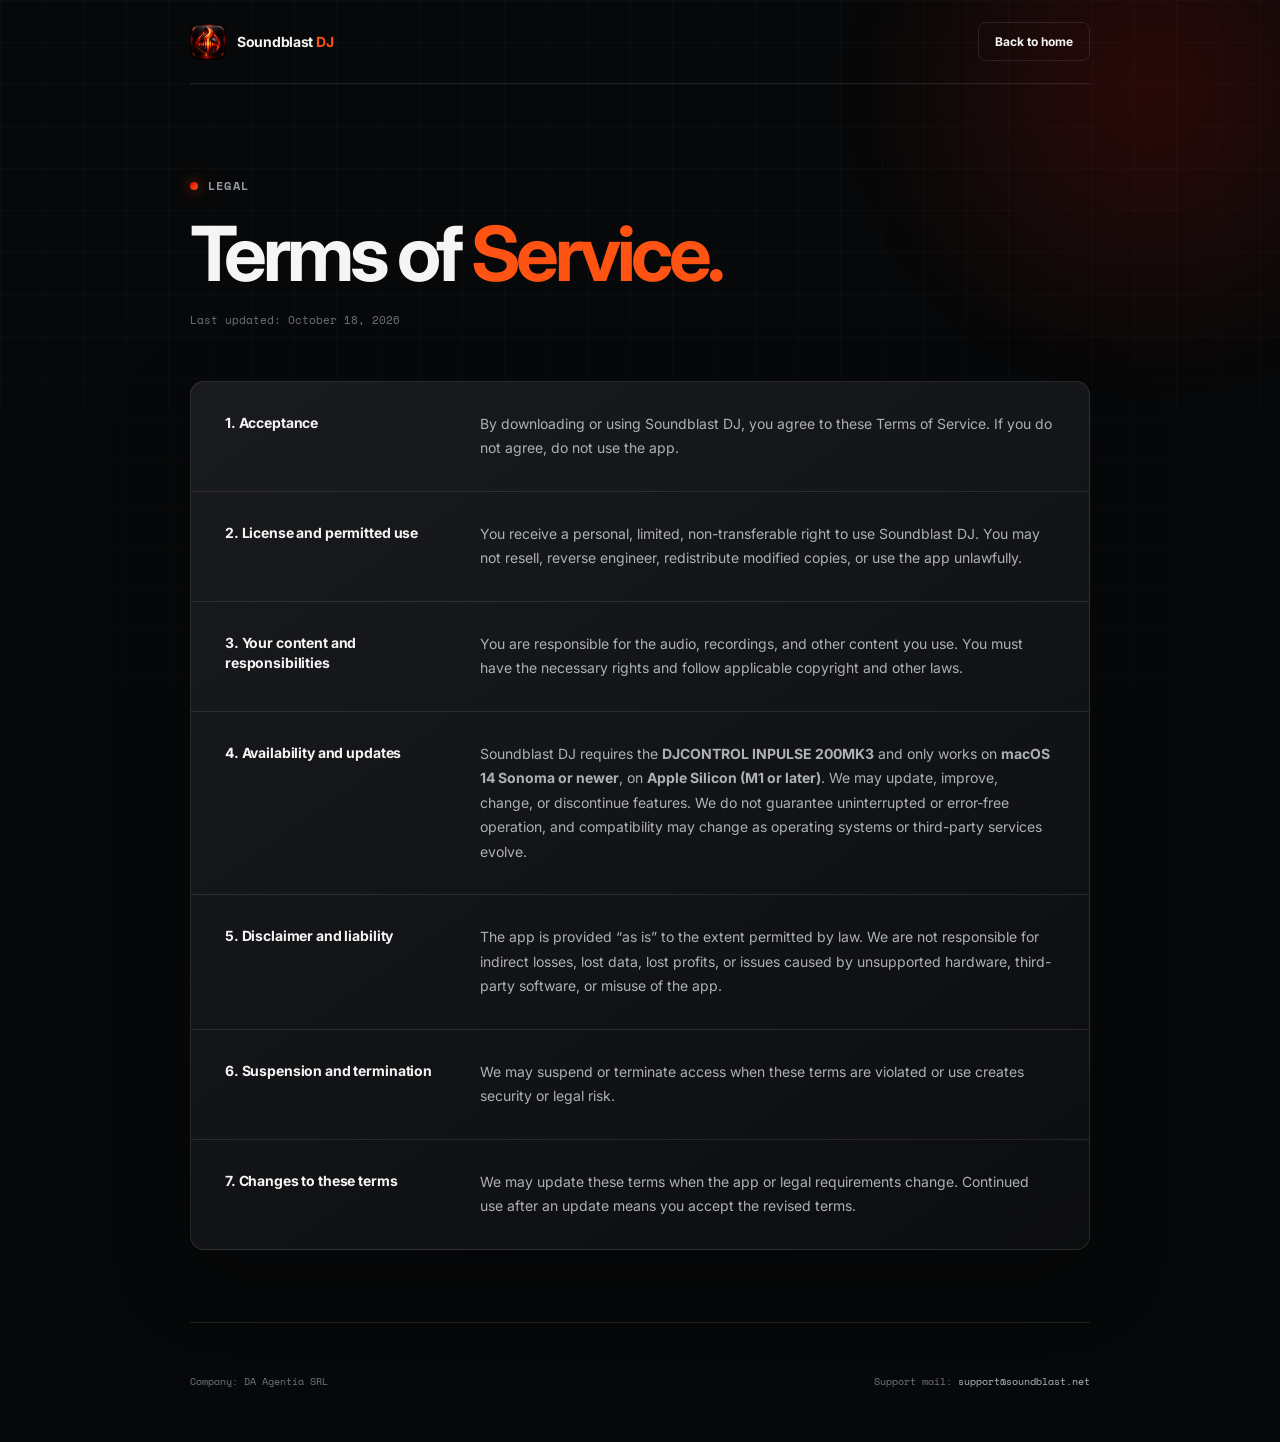
<file: terms.html>
<!doctype html>
<html lang="en">
  <head>
    <meta charset="UTF-8" />
    <meta name="viewport" content="width=device-width, initial-scale=1.0" />
    <meta name="description" content="Terms of Service for Soundblast DJ." />
    <meta name="theme-color" content="#070809" />
    <title>Terms of Service · Soundblast DJ</title>
    <link rel="icon" type="image/png" sizes="64x64" href="favicon.png" />
    <link rel="apple-touch-icon" href="assets/soundblast-icon.png" />
    <link rel="stylesheet" href="terms.css" />
  </head>
  <body>
    <header>
      <a class="logo" href="index.html" aria-label="Soundblast DJ home">
        <img src="assets/soundblast-icon.png" alt="" />
        <span>Soundblast <b>DJ</b></span>
      </a>
      <a class="back-link" href="index.html">Back to home</a>
    </header>

    <main>
      <section class="terms-heading">
        <p class="eyebrow"><span></span> Legal</p>
        <h1>Terms of <em>Service.</em></h1>
        <p class="updated">Last updated: October 18, 2026</p>
      </section>

      <article class="terms-card">
        <section>
          <h2>1. Acceptance</h2>
          <p>By downloading or using Soundblast DJ, you agree to these Terms of Service. If you do not agree, do not use the app.</p>
        </section>

        <section>
          <h2>2. License and permitted use</h2>
          <p>You receive a personal, limited, non-transferable right to use Soundblast DJ. You may not resell, reverse engineer, redistribute modified copies, or use the app unlawfully.</p>
        </section>

        <section>
          <h2>3. Your content and responsibilities</h2>
          <p>You are responsible for the audio, recordings, and other content you use. You must have the necessary rights and follow applicable copyright and other laws.</p>
        </section>

        <section>
          <h2>4. Availability and updates</h2>
          <p>Soundblast DJ requires the <strong>DJCONTROL INPULSE 200MK3</strong> and only works on <strong>macOS 14 Sonoma or newer</strong>, on <strong>Apple Silicon (M1 or later)</strong>. We may update, improve, change, or discontinue features. We do not guarantee uninterrupted or error-free operation, and compatibility may change as operating systems or third-party services evolve.</p>
        </section>

        <section>
          <h2>5. Disclaimer and liability</h2>
          <p>The app is provided “as is” to the extent permitted by law. We are not responsible for indirect losses, lost data, lost profits, or issues caused by unsupported hardware, third-party software, or misuse of the app.</p>
        </section>

        <section>
          <h2>6. Suspension and termination</h2>
          <p>We may suspend or terminate access when these terms are violated or use creates security or legal risk.</p>
        </section>

        <section>
          <h2>7. Changes to these terms</h2>
          <p>We may update these terms when the app or legal requirements change. Continued use after an update means you accept the revised terms.</p>
        </section>
      </article>
    </main>

    <footer>
      <p>Company: DA Agentia SRL</p>
      <p>Support mail: <a href="mailto:support@soundblast.net">support@soundblast.net</a></p>
    </footer>
  </body>
</html>
</file>
<file: terms.css>
@import url('https://fonts.googleapis.com/css2?family=Inter:wght@400;500;600;700;800&family=Space+Mono:wght@400;700&display=swap');

:root { color-scheme:dark; --bg:#070809; --panel:#15171a; --text:#f5f5f3; --muted:#96989e; --line:rgba(255,255,255,.1); --orange:#ff5314; --red:#d20b08; --width:900px; }
* { box-sizing:border-box; }
html { max-width:100%; overflow-x:clip; }
body { max-width:100%; margin:0; overflow-x:clip; background:var(--bg); color:var(--text); font-family:Inter,system-ui,sans-serif; -webkit-font-smoothing:antialiased; }
body::before { position:fixed; z-index:-2; inset:0; content:""; background-image:linear-gradient(rgba(255,255,255,.022) 1px,transparent 1px),linear-gradient(90deg,rgba(255,255,255,.022) 1px,transparent 1px); background-size:42px 42px; mask-image:linear-gradient(#000 30%,transparent 92%); }
body::after { position:fixed; z-index:-1; top:-220px; right:-180px; width:620px; height:620px; content:""; border-radius:50%; background:radial-gradient(circle,rgba(185,20,8,.2),transparent 68%); filter:blur(18px); }
a { color:inherit; text-decoration:none; }
header,main,footer { width:min(var(--width),calc(100% - 40px)); margin-inline:auto; }
header { height:84px; display:flex; align-items:center; justify-content:space-between; border-bottom:1px solid var(--line); }
.logo { display:inline-flex; align-items:center; gap:11px; font-size:14px; font-weight:700; letter-spacing:-.02em; }
.logo img { width:36px; height:36px; border-radius:9px; }
.logo b { color:var(--orange); }
.back-link { padding:11px 16px; border:1px solid var(--line); border-radius:8px; font-size:12px; font-weight:700; transition:border-color .2s ease,background .2s ease; }
.back-link:hover,.back-link:focus-visible { border-color:var(--orange); background:rgba(255,83,20,.06); outline:none; }
.terms-heading { padding:96px 0 52px; }
.eyebrow { display:flex; align-items:center; gap:10px; margin:0 0 24px; color:var(--muted); font:700 12px/1 "Space Mono",monospace; letter-spacing:.1em; text-transform:uppercase; }
.eyebrow span { width:8px; height:8px; border-radius:50%; background:linear-gradient(135deg,var(--red),var(--orange)); box-shadow:0 0 14px rgba(255,83,20,.65); }
h1 { margin:0; font-size:clamp(48px,8vw,76px); line-height:.98; letter-spacing:-.06em; }
h1 em { color:var(--orange); font-style:normal; }
.updated { margin:22px 0 0; color:#71737a; font:400 11px/1.5 "Space Mono",monospace; }
.terms-card { overflow:hidden; border:1px solid var(--line); border-radius:14px; background:linear-gradient(145deg,rgba(27,29,33,.92),rgba(13,14,16,.94)); box-shadow:0 28px 80px rgba(0,0,0,.25); }
.terms-card section { display:grid; grid-template-columns:minmax(180px,.7fr) minmax(0,1.8fr); gap:32px; padding:30px 34px; border-bottom:1px solid var(--line); }
.terms-card section:last-child { border-bottom:0; }
.terms-card h2 { margin:1px 0 0; font-size:14px; line-height:1.45; letter-spacing:-.01em; }
.terms-card p { margin:0; color:#aeb0b5; font-size:14px; line-height:1.75; }
footer { min-height:120px; display:flex; align-items:center; justify-content:space-between; gap:24px; margin-top:72px; border-top:1px solid var(--line); }
footer p { margin:0; color:#74767c; font:400 10px/1.6 "Space Mono",monospace; }
footer a { color:#b9bbc0; }
footer a:hover,footer a:focus-visible { color:var(--orange); outline:none; }

@media (max-width:640px) {
  header,main,footer { width:calc(100% - 28px); }
  header { height:72px; }
  .back-link { padding:9px 11px; }
  .terms-heading { padding:72px 0 40px; }
  .terms-card section { grid-template-columns:1fr; gap:10px; padding:24px 20px; }
  footer { min-height:150px; align-items:flex-start; flex-direction:column; justify-content:center; gap:8px; margin-top:52px; }
}
</file>
